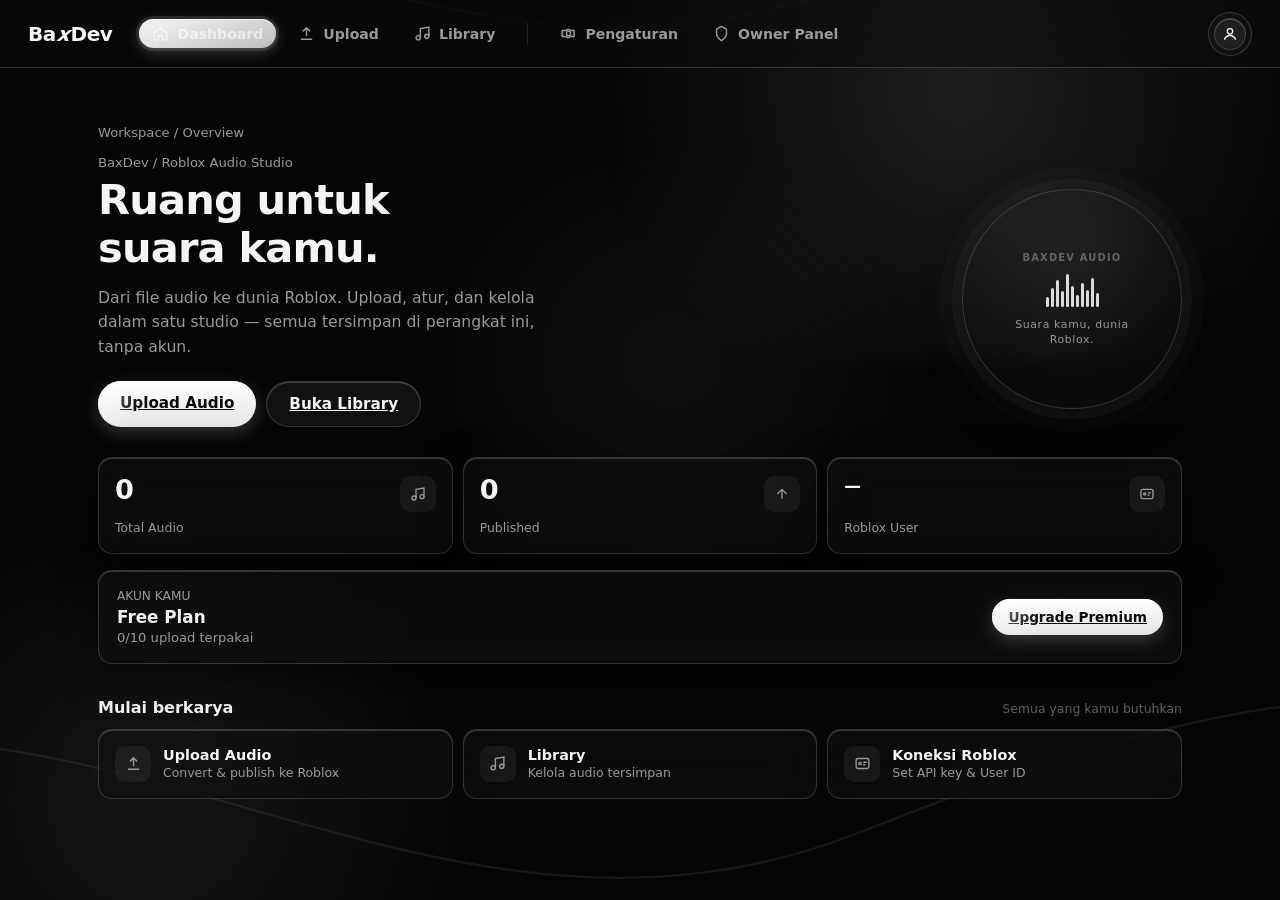
<file: index.html>
<!DOCTYPE html>
<html lang="id">
<head>
<meta charset="UTF-8">
<meta name="viewport" content="width=device-width, initial-scale=1, viewport-fit=cover">
<title>BaxDev — Roblox Audio Studio</title>
<link rel="icon" href="data:image/svg+xml,%3Csvg xmlns='http://www.w3.org/2000/svg' viewBox='0 0 100 100'%3E%3Crect width='100' height='100' rx='22' fill='%230a0a0a'/%3E%3Ctext x='50' y='68' font-family='Arial' font-weight='900' font-size='58' fill='%23ffffff' text-anchor='middle'%3EB%3C/text%3E%3C/svg%3E">
<link rel="stylesheet" href="assets/style.css">
</head>
<body class="page-dashboard">

<div class="wave-field" aria-hidden="true">
  <div class="glow"></div>
  <svg viewBox="0 0 800 900" preserveAspectRatio="xMidYMid slice">
    <g fill="none" stroke="rgba(140,220,205,0.09)" stroke-width="1">
      <path d="M-50,120 C150,40 300,220 500,140 S800,60 900,150"/>
      <path d="M-50,220 C150,140 300,320 500,240 S800,160 900,250"/>
      <path d="M-50,600 C150,520 300,700 500,620 S800,540 900,630"/>
      <path d="M-50,700 C150,620 300,800 500,720 S800,640 900,730"/>
    </g>
  </svg>
</div>

<div id="loader">
  <div class="brand-mark"><span>Ba</span><span class="x">x</span><span>Dev</span></div>
  <div class="bar"><i></i></div>
</div>

<aside class="sidebar" aria-label="Navigasi utama">
  <a class="sidebar-logo" href="index.html"><span>Ba</span><span class="x">x</span><span>Dev</span></a>
  <nav class="sidebar-nav">
    <a href="index.html" class="nav-item sidebar-link active">
      <svg viewBox="0 0 24 24" fill="none" stroke="currentColor" stroke-width="2"><path d="M3 11l9-7 9 7v9a1 1 0 01-1 1h-5v-6H9v6H4a1 1 0 01-1-1z"/></svg>
      Dashboard
    </a>
    <a href="upload.html" class="nav-item sidebar-link">
      <svg viewBox="0 0 24 24" fill="none" stroke="currentColor" stroke-width="2"><path d="M12 16V4M7 9l5-5 5 5M4 20h16"/></svg>
      Upload
    </a>
    <a href="library.html" class="nav-item sidebar-link">
      <svg viewBox="0 0 24 24" fill="none" stroke="currentColor" stroke-width="2"><path d="M9 18V5l12-2v13"/><circle cx="6" cy="18" r="3"/><circle cx="18" cy="16" r="3"/></svg>
      Library
    </a>
  </nav>
  <div class="sidebar-divider"></div>
  <nav class="sidebar-nav">
    <a href="settings.html" class="nav-item sidebar-link">
      <svg viewBox="0 0 24 24" fill="none" stroke="currentColor" stroke-width="2"><path d="M12 15a3 3 0 100-6 3 3 0 000 6z"/><path d="M19.4 13.5a1.7 1.7 0 000-3l1-1.7-1.7-1.7-1.7 1a1.7 1.7 0 00-3 0l-1-1.7H10l-1 1.7a1.7 1.7 0 00-3 0l-1.7-1L2.6 8.8l1 1.7a1.7 1.7 0 000 3l-1 1.7 1.7 1.7 1.7-1a1.7 1.7 0 003 0l1 1.7h3l1-1.7a1.7 1.7 0 003 0l1.7 1 1.7-1.7z"/></svg>
      Pengaturan
    </a>
    <a href="owner.html" class="nav-item sidebar-link">
      <svg viewBox="0 0 24 24" fill="none" stroke="currentColor" stroke-width="2"><path d="M12 2l7 4v6c0 5-3.5 8-7 10-3.5-2-7-5-7-10V6l7-4z"/></svg>
      Owner Panel
    </a>
  </nav>
  <div class="sidebar-spacer"></div>
  <a class="sidebar-account" href="settings.html">
    <span class="icon-btn" data-account-icon aria-hidden="true"></span>
    <span class="sidebar-account-label">Akun Roblox</span>
  </a>
</aside>

<div id="app">

  <header class="topbar">
    <a class="logo" href="index.html"><span>Ba</span><span class="x">x</span><span>Dev</span></a>
    <div class="topbar-actions">
      <a class="icon-btn" href="settings.html" data-account-icon title="Akun Roblox" aria-label="Akun Roblox">
        <svg viewBox="0 0 24 24" fill="none" stroke="currentColor" stroke-width="1.8"><circle cx="12" cy="8.4" r="3.6"/><path d="M4.6 19.6c1.15-3.55 4.05-5.6 7.4-5.6s6.25 2.05 7.4 5.6"/></svg>
      </a>
      <button class="icon-btn" id="btnMenu" title="Menu" aria-label="Menu">
        <svg viewBox="0 0 24 24" fill="none" stroke="currentColor" stroke-width="1.8"><path d="M4 7h16M4 12h16M4 17h16"/></svg>
      </button>
    </div>
  </header>

  <main>
    <p class="eyebrow-plain" style="margin-bottom:2px;">Workspace / Overview</p>

    <div class="hero-row">
      <div class="hero-copy">
        <p class="eyebrow-plain">BaxDev / Roblox Audio Studio</p>
        <h1 class="hero">Ruang untuk<br>suara kamu.</h1>
        <p class="hero-sub">Dari file audio ke dunia Roblox. Upload, atur, dan kelola dalam satu studio — semua tersimpan di perangkat ini, tanpa akun.</p>
        <div class="btn-row">
          <a class="btn btn-primary" href="upload.html">Upload Audio</a>
          <a class="btn btn-ghost" href="library.html">Buka Library</a>
        </div>
      </div>

      <div class="brand-badge" aria-hidden="true">
        <span class="bb-eyebrow">BAXDEV AUDIO</span>
        <span class="bb-wave">
          <i style="height:30%"></i><i style="height:55%"></i><i style="height:80%"></i><i style="height:45%"></i>
          <i style="height:95%"></i><i style="height:60%"></i><i style="height:35%"></i><i style="height:70%"></i>
          <i style="height:50%"></i><i style="height:85%"></i><i style="height:40%"></i>
        </span>
        <span class="bb-tag">Suara kamu, dunia Roblox.</span>
      </div>
    </div>

    <section class="welcome-card" id="welcomeCard" style="display:none;">
      <div class="welcome-avatar" id="welcomeAvatar"></div>
      <div class="welcome-text">
        <p class="welcome-eyebrow">Selamat datang kembali</p>
        <p class="welcome-name" id="welcomeName"></p>
        <p class="welcome-handle" id="welcomeHandle"></p>
      </div>
    </section>

    <div class="stats-grid">
      <div class="stat-card">
        <div class="stat-top">
          <div class="num" id="statTotal">0</div>
          <div class="ic"><svg viewBox="0 0 24 24" fill="none" stroke="currentColor" stroke-width="2"><path d="M9 18V5l12-2v13"/><circle cx="6" cy="18" r="3"/><circle cx="18" cy="16" r="3"/></svg></div>
        </div>
        <div class="lbl">Total Audio</div>
      </div>
      <div class="stat-card">
        <div class="stat-top">
          <div class="num" id="statPublished">0</div>
          <div class="ic"><svg viewBox="0 0 24 24" fill="none" stroke="currentColor" stroke-width="2"><path d="M12 19V5M5 12l7-7 7 7"/></svg></div>
        </div>
        <div class="lbl">Published</div>
      </div>
      <div class="stat-card">
        <div class="stat-top">
          <div class="num num-id" id="statRobloxUser" title="Klik untuk salin">—</div>
          <div class="ic"><svg viewBox="0 0 24 24" fill="none" stroke="currentColor" stroke-width="2"><rect x="3" y="5" width="18" height="14" rx="2.5"/><circle cx="8.5" cy="12" r="1.6"/><path d="M13 10.2h5M13 13.8h3"/></svg></div>
        </div>
        <div class="lbl">Roblox User</div>
      </div>
    </div>

    <div class="plan-card">
      <div>
        <div class="plan-lbl">AKUN KAMU</div>
        <div class="plan-name" id="planName">Free Plan</div>
        <div class="plan-quota" id="planQuota">0/10 upload terpakai</div>
      </div>
      <a class="btn btn-primary" href="settings.html" id="planCta">Upgrade Premium</a>
    </div>

    <div class="quickstart-head">
      <h2>Mulai berkarya</h2>
      <span>Semua yang kamu butuhkan</span>
    </div>
    <div class="quickstart-grid">
      <a class="quickstart-card" href="upload.html">
        <div class="ic"><svg viewBox="0 0 24 24" fill="none" stroke="currentColor" stroke-width="2"><path d="M12 16V4M7 9l5-5 5 5M4 20h16"/></svg></div>
        <div>
          <div class="qc-title">Upload Audio</div>
          <div class="qc-sub">Convert &amp; publish ke Roblox</div>
        </div>
      </a>
      <a class="quickstart-card" href="library.html">
        <div class="ic"><svg viewBox="0 0 24 24" fill="none" stroke="currentColor" stroke-width="2"><path d="M9 18V5l12-2v13"/><circle cx="6" cy="18" r="3"/><circle cx="18" cy="16" r="3"/></svg></div>
        <div>
          <div class="qc-title">Library</div>
          <div class="qc-sub">Kelola audio tersimpan</div>
        </div>
      </a>
      <a class="quickstart-card" href="settings.html">
        <div class="ic"><svg viewBox="0 0 24 24" fill="none" stroke="currentColor" stroke-width="2"><rect x="3" y="5" width="18" height="14" rx="2.5"/><circle cx="8.5" cy="12" r="1.6"/><path d="M13 10.2h5M13 13.8h3"/></svg></div>
        <div>
          <div class="qc-title">Koneksi Roblox</div>
          <div class="qc-sub">Set API key &amp; User ID</div>
        </div>
      </a>
    </div>
  </main>

  <!-- bottom tab bar diganti hamburger di topbar (pojok kanan atas) -->
</div>

<!-- MENU SHEET — jadi navigasi utama untuk mobile, dibuka via hamburger -->
<div class="modal-veil" id="veilMenu">
  <div class="modal menu-sheet">
    <div class="modal-head"><h3>Menu</h3><button class="icon-btn" data-close aria-label="Tutup">✕</button></div>
    <a class="menu-item active" href="index.html">
      <svg viewBox="0 0 24 24" fill="none" stroke="currentColor" stroke-width="2"><path d="M3 11l9-7 9 7v9a1 1 0 01-1 1h-5v-6H9v6H4a1 1 0 01-1-1z"/></svg>
      Dashboard
    </a>
    <a class="menu-item" href="upload.html">
      <svg viewBox="0 0 24 24" fill="none" stroke="currentColor" stroke-width="2"><path d="M12 16V4M7 9l5-5 5 5M4 20h16"/></svg>
      Upload
    </a>
    <a class="menu-item" href="library.html">
      <svg viewBox="0 0 24 24" fill="none" stroke="currentColor" stroke-width="2"><path d="M9 18V5l12-2v13"/><circle cx="6" cy="18" r="3"/><circle cx="18" cy="16" r="3"/></svg>
      Library
    </a>
    <a class="menu-item" href="settings.html">
      <svg viewBox="0 0 24 24" fill="none" stroke="currentColor" stroke-width="2"><path d="M12 15a3 3 0 100-6 3 3 0 000 6z"/><path d="M19.4 13.5a1.7 1.7 0 000-3l1-1.7-1.7-1.7-1.7 1a1.7 1.7 0 00-3 0l-1-1.7H10l-1 1.7a1.7 1.7 0 00-3 0l-1.7-1L2.6 8.8l1 1.7a1.7 1.7 0 000 3l-1 1.7 1.7 1.7 1.7-1a1.7 1.7 0 003 0l1 1.7h3l1-1.7a1.7 1.7 0 003 0l1.7 1 1.7-1.7z"/></svg>
      Pengaturan
    </a>
    <a class="menu-item" href="owner.html">
      <svg viewBox="0 0 24 24" fill="none" stroke="currentColor" stroke-width="2"><path d="M12 2l7 4v6c0 5-3.5 8-7 10-3.5-2-7-5-7-10V6l7-4z"/></svg>
      Owner Panel
    </a>
  </div>
</div>

<div class="toast" id="toast"></div>

<script src="assets/storage.js"></script>
<script>
(function(){
  "use strict";
  const loader = document.getElementById("loader");
  const brand = loader ? loader.querySelector(".brand-mark") : null;
  if(!loader || !brand){ return; }

  // Ada dua logo di markup (topbar buat HP, sidebar buat desktop) tapi cuma
  // satu yang benar-benar terlihat lewat CSS media query — pilih yang punya
  // ukuran nyata, jangan yang display:none (getBoundingClientRect-nya nol).
  function pickVisibleLogo(){
    return [
      document.querySelector(".sidebar-logo"),
      document.querySelector("header.topbar .logo")
    ].find(el => el && el.offsetWidth > 0) || null;
  }
  const targetLogo = pickVisibleLogo();

  const SEEN_KEY = "baxdev_loader_seen";
  let alreadySeen = false;
  try{ alreadySeen = sessionStorage.getItem(SEEN_KEY) === "1"; }catch(e){ /* private mode dll — anggap belum pernah lihat */ }

  if(alreadySeen){
    // Sudah pernah nonton animasinya di sesi browser ini (tab/window yang sama) —
    // langsung sembunyikan tanpa animasi, biar nggak nongol ulang tiap balik ke Dashboard.
    loader.classList.add("gone");
    return;
  }
  try{ sessionStorage.setItem(SEEN_KEY, "1"); }catch(e){ /* localStorage penuh/private mode — nggak fatal, animasi tetap jalan */ }

  function flyToCorner(){
    if(!targetLogo){ loader.classList.add("hidden"); return; }
    const from = brand.getBoundingClientRect();
    const to = targetLogo.getBoundingClientRect();
    const scale = to.width / from.width;
    const dx = (to.left + to.width / 2) - (from.left + from.width / 2);
    const dy = (to.top + to.height / 2) - (from.top + from.height / 2);

    loader.classList.add("collapsing"); // background + progress bar memudar
    brand.style.transform = `translate(${dx}px, ${dy}px) scale(${scale})`;

    brand.addEventListener("transitionend", () => {
      loader.classList.add("gone"); // sudah persis di posisi logo asli, sembunyikan instan
    }, { once: true });
  }

  brand.addEventListener("animationend", () => {
    brand.style.animation = "none";
    void brand.offsetWidth; // paksa reflow supaya transform berikutnya benar-benar transisi
    setTimeout(flyToCorner, 300);
  }, { once: true });

  // fallback kalau animationend tidak pernah tembak (mis. tab background)
  setTimeout(() => {
    if(!loader.classList.contains("gone")) loader.classList.add("hidden");
  }, 3000);
})();
</script>
</body>
</html>
</file>
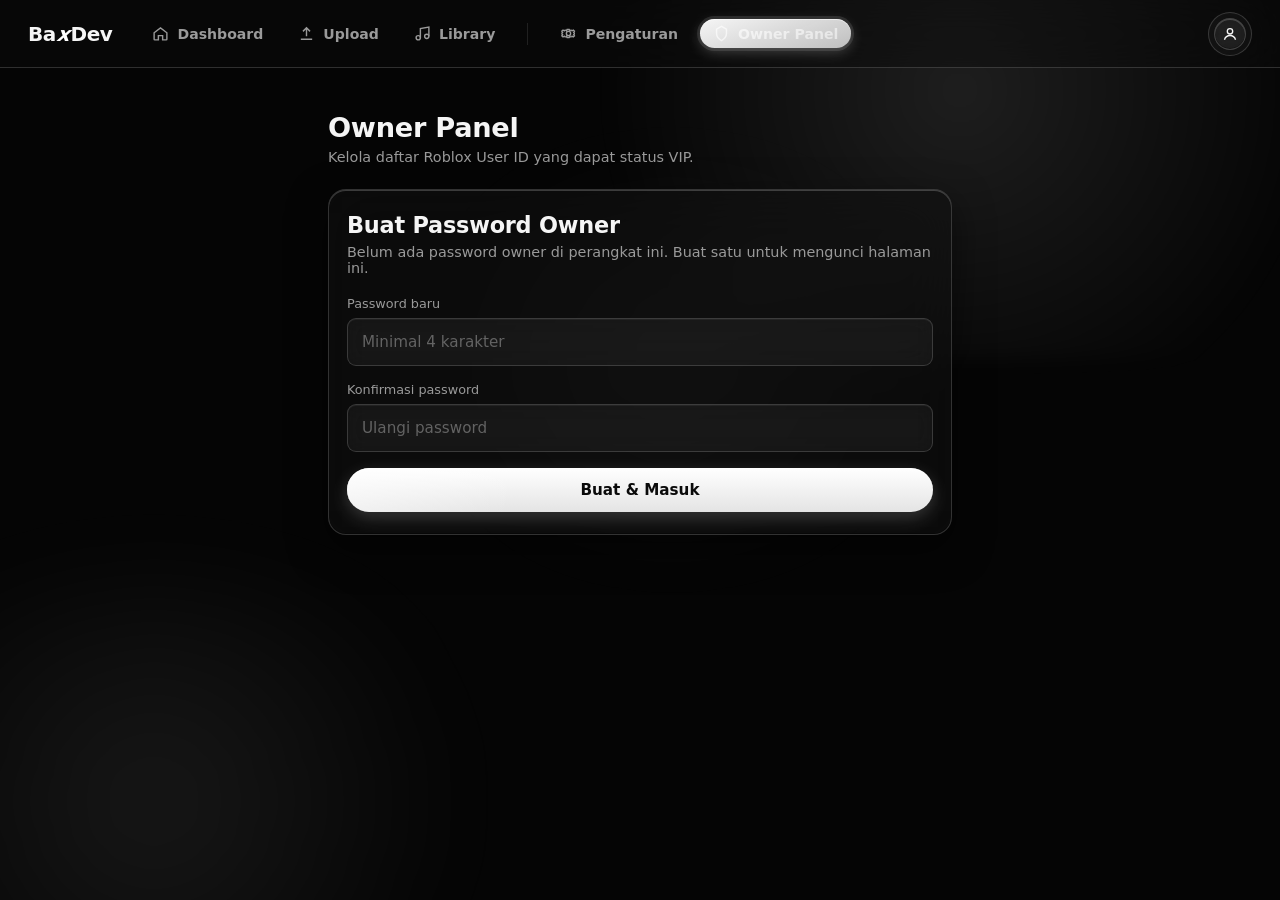
<file: owner.html>
<!DOCTYPE html>
<html lang="id">
<head>
<meta charset="UTF-8">
<meta name="viewport" content="width=device-width, initial-scale=1, viewport-fit=cover">
<title>Owner Panel — BaxDev</title>
<link rel="icon" href="data:image/svg+xml,%3Csvg xmlns='http://www.w3.org/2000/svg' viewBox='0 0 100 100'%3E%3Crect width='100' height='100' rx='22' fill='%230a0a0a'/%3E%3Ctext x='50' y='68' font-family='Arial' font-weight='900' font-size='58' fill='%23ffffff' text-anchor='middle'%3EB%3C/text%3E%3C/svg%3E">
<link rel="stylesheet" href="assets/style.css">
</head>
<body class="page-owner">

<div class="wave-field" aria-hidden="true">
  <div class="glow"></div>
</div>

<aside class="sidebar" aria-label="Navigasi utama">
  <a class="sidebar-logo" href="index.html"><span>Ba</span><span class="x">x</span><span>Dev</span></a>
  <nav class="sidebar-nav">
    <a href="index.html" class="nav-item sidebar-link">
      <svg viewBox="0 0 24 24" fill="none" stroke="currentColor" stroke-width="2"><path d="M3 11l9-7 9 7v9a1 1 0 01-1 1h-5v-6H9v6H4a1 1 0 01-1-1z"/></svg>
      Dashboard
    </a>
    <a href="upload.html" class="nav-item sidebar-link">
      <svg viewBox="0 0 24 24" fill="none" stroke="currentColor" stroke-width="2"><path d="M12 16V4M7 9l5-5 5 5M4 20h16"/></svg>
      Upload
    </a>
    <a href="library.html" class="nav-item sidebar-link">
      <svg viewBox="0 0 24 24" fill="none" stroke="currentColor" stroke-width="2"><path d="M9 18V5l12-2v13"/><circle cx="6" cy="18" r="3"/><circle cx="18" cy="16" r="3"/></svg>
      Library
    </a>
  </nav>
  <div class="sidebar-divider"></div>
  <nav class="sidebar-nav">
    <a href="settings.html" class="nav-item sidebar-link">
      <svg viewBox="0 0 24 24" fill="none" stroke="currentColor" stroke-width="2"><path d="M12 15a3 3 0 100-6 3 3 0 000 6z"/><path d="M19.4 13.5a1.7 1.7 0 000-3l1-1.7-1.7-1.7-1.7 1a1.7 1.7 0 00-3 0l-1-1.7H10l-1 1.7a1.7 1.7 0 00-3 0l-1.7-1L2.6 8.8l1 1.7a1.7 1.7 0 000 3l-1 1.7 1.7 1.7 1.7-1a1.7 1.7 0 003 0l1 1.7h3l1-1.7a1.7 1.7 0 003 0l1.7 1 1.7-1.7z"/></svg>
      Pengaturan
    </a>
    <a href="owner.html" class="nav-item sidebar-link active">
      <svg viewBox="0 0 24 24" fill="none" stroke="currentColor" stroke-width="2"><path d="M12 2l7 4v6c0 5-3.5 8-7 10-3.5-2-7-5-7-10V6l7-4z"/></svg>
      Owner Panel
    </a>
  </nav>
  <div class="sidebar-spacer"></div>
  <a class="sidebar-account" href="settings.html">
    <span class="icon-btn" data-account-icon aria-hidden="true"></span>
    <span class="sidebar-account-label">Akun Roblox</span>
  </a>
</aside>

<div id="app" class="fade-in">

  <header class="topbar">
    <a class="logo" href="index.html"><span>Ba</span><span class="x">x</span><span>Dev</span></a>
    <div class="topbar-actions">
      <a class="icon-btn" href="index.html" title="Tutup" aria-label="Tutup">
        <svg viewBox="0 0 24 24" fill="none" stroke="currentColor" stroke-width="1.8"><path d="M6 6l12 12M18 6L6 18"/></svg>
      </a>
    </div>
  </header>

  <main class="narrow">
    <h1 class="page-title">Owner Panel</h1>
    <p class="page-sub">Kelola daftar Roblox User ID yang dapat status VIP.</p>

    <!-- LOCKED: setup password (first time) -->
    <section class="card owner-locked" id="setupCard">
      <h2>Buat Password Owner</h2>
      <p class="card-sub">Belum ada password owner di perangkat ini. Buat satu untuk mengunci halaman ini.</p>
      <div class="field"><label>Password baru</label><input class="text-input" id="setupPass" type="password" placeholder="Minimal 4 karakter"></div>
      <div class="field"><label>Konfirmasi password</label><input class="text-input" id="setupPassConfirm" type="password" placeholder="Ulangi password"></div>
      <p class="track-msg err" id="setupError" style="display:none;"></p>
      <button class="btn btn-primary btn-block" id="btnSetup">Buat &amp; Masuk</button>
    </section>

    <!-- LOCKED: enter password -->
    <section class="card owner-locked" id="unlockCard">
      <h2>Masuk Owner Panel</h2>
      <div class="field"><label>Password owner</label><input class="text-input" id="unlockPass" type="password" placeholder="Password"></div>
      <p class="track-msg err" id="unlockError" style="display:none;"></p>
      <button class="btn btn-primary btn-block" id="btnUnlock">Masuk</button>
    </section>

    <!-- UNLOCKED -->
    <section class="card owner-unlocked" id="panelCard">
      <h2>Kelola VIP</h2>
      <p class="card-sub">User ID Roblox di daftar ini otomatis dapat status Premium (5 link YouTube per batch, upload tanpa batas — user biasa dibatasi 10 upload total per akun).</p>
      <div class="add-row">
        <input class="text-input" id="inVipId" placeholder="Roblox User ID" inputmode="numeric">
        <button class="btn btn-primary" id="btnAddVip">Add</button>
      </div>
      <hr class="divider">
      <div id="vipList"></div>
    </section>

    <section class="card owner-unlocked" id="dangerCard">
      <h2>Reset Password</h2>
      <p class="card-sub">Buat password owner baru untuk perangkat ini.</p>
      <div class="field"><label>Password baru</label><input class="text-input" id="resetPass" type="password" placeholder="Minimal 4 karakter"></div>
      <div class="field"><label>Konfirmasi password</label><input class="text-input" id="resetPassConfirm" type="password" placeholder="Ulangi password"></div>
      <p class="track-msg err" id="resetError" style="display:none;"></p>
      <button class="btn btn-danger btn-block" id="btnReset">Reset Password Owner</button>
    </section>
  </main>
</div>

<div class="toast" id="toast"></div>

<script src="assets/storage.js"></script>
<script>
(function(){
  "use strict";
  const { getOwnerHash, setOwnerHash, getVipList, saveVipList, sha256, escapeHtml, toast } = Baxdev;

  function showLockedView(mode){
    // mode: 'setup' | 'unlock'
    document.getElementById("setupCard").classList.toggle("show", mode === "setup");
    document.getElementById("unlockCard").classList.toggle("show", mode === "unlock");
    document.getElementById("panelCard").classList.remove("show");
    document.getElementById("dangerCard").classList.remove("show");
  }
  function showUnlockedView(){
    document.getElementById("setupCard").classList.remove("show");
    document.getElementById("unlockCard").classList.remove("show");
    document.getElementById("panelCard").classList.add("show");
    document.getElementById("dangerCard").classList.add("show");
    renderVipList();
  }

  // require the password every page load — no persisted "unlocked" flag
  showLockedView(getOwnerHash() ? "unlock" : "setup");

  document.getElementById("btnSetup").addEventListener("click", async ()=>{
    const pass = document.getElementById("setupPass").value;
    const confirm = document.getElementById("setupPassConfirm").value;
    const err = document.getElementById("setupError");
    err.style.display = "none";
    if(!pass || pass.length < 4){ err.textContent = "Password minimal 4 karakter."; err.style.display = "block"; return; }
    if(pass !== confirm){ err.textContent = "Konfirmasi password tidak cocok."; err.style.display = "block"; return; }
    setOwnerHash(await sha256(pass));
    toast("Password owner dibuat");
    showUnlockedView();
  });

  document.getElementById("btnUnlock").addEventListener("click", async ()=>{
    const pass = document.getElementById("unlockPass").value;
    const err = document.getElementById("unlockError");
    err.style.display = "none";
    const hash = await sha256(pass);
    if(hash !== getOwnerHash()){ err.textContent = "Password salah."; err.style.display = "block"; return; }
    showUnlockedView();
  });

  document.getElementById("btnReset").addEventListener("click", async ()=>{
    const pass = document.getElementById("resetPass").value;
    const confirm = document.getElementById("resetPassConfirm").value;
    const err = document.getElementById("resetError");
    err.style.display = "none";
    if(!pass || pass.length < 4){ err.textContent = "Password minimal 4 karakter."; err.style.display = "block"; return; }
    if(pass !== confirm){ err.textContent = "Konfirmasi password tidak cocok."; err.style.display = "block"; return; }
    setOwnerHash(await sha256(pass));
    document.getElementById("resetPass").value = "";
    document.getElementById("resetPassConfirm").value = "";
    toast("Password owner diperbarui");
  });

  function renderVipList(){
    const list = getVipList();
    const el = document.getElementById("vipList");
    if(!list.length){ el.innerHTML = '<p class="vip-empty">Belum ada VIP user ID.</p>'; return; }
    el.innerHTML = list.map((v,i)=>`
      <div class="vip-row">
        <div><div class="uid">${escapeHtml(v.id)}</div>${v.addedAt ? `<div class="uid-note">Ditambahkan ${v.addedAt}</div>` : ""}</div>
        <button class="btn btn-danger" data-i="${i}" style="padding:8px 14px;font-size:.78rem;">Hapus</button>
      </div>
    `).join("");
    el.querySelectorAll("button[data-i]").forEach(btn=>{
      btn.addEventListener("click", ()=>{
        const l = getVipList();
        l.splice(Number(btn.dataset.i), 1);
        saveVipList(l);
        renderVipList();
      });
    });
  }

  document.getElementById("btnAddVip").addEventListener("click", ()=>{
    const id = document.getElementById("inVipId").value.trim();
    if(!id){ toast("Isi Roblox User ID dulu", true); return; }
    const list = getVipList();
    if(list.some(v=>String(v.id)===id)){ toast("User ID sudah ada di daftar VIP", true); return; }
    list.push({ id, addedAt: new Date().toLocaleDateString("id-ID") });
    saveVipList(list);
    document.getElementById("inVipId").value = "";
    renderVipList();
    toast("VIP ditambahkan");
  });
})();
</script>
</body>
</html>
</file>
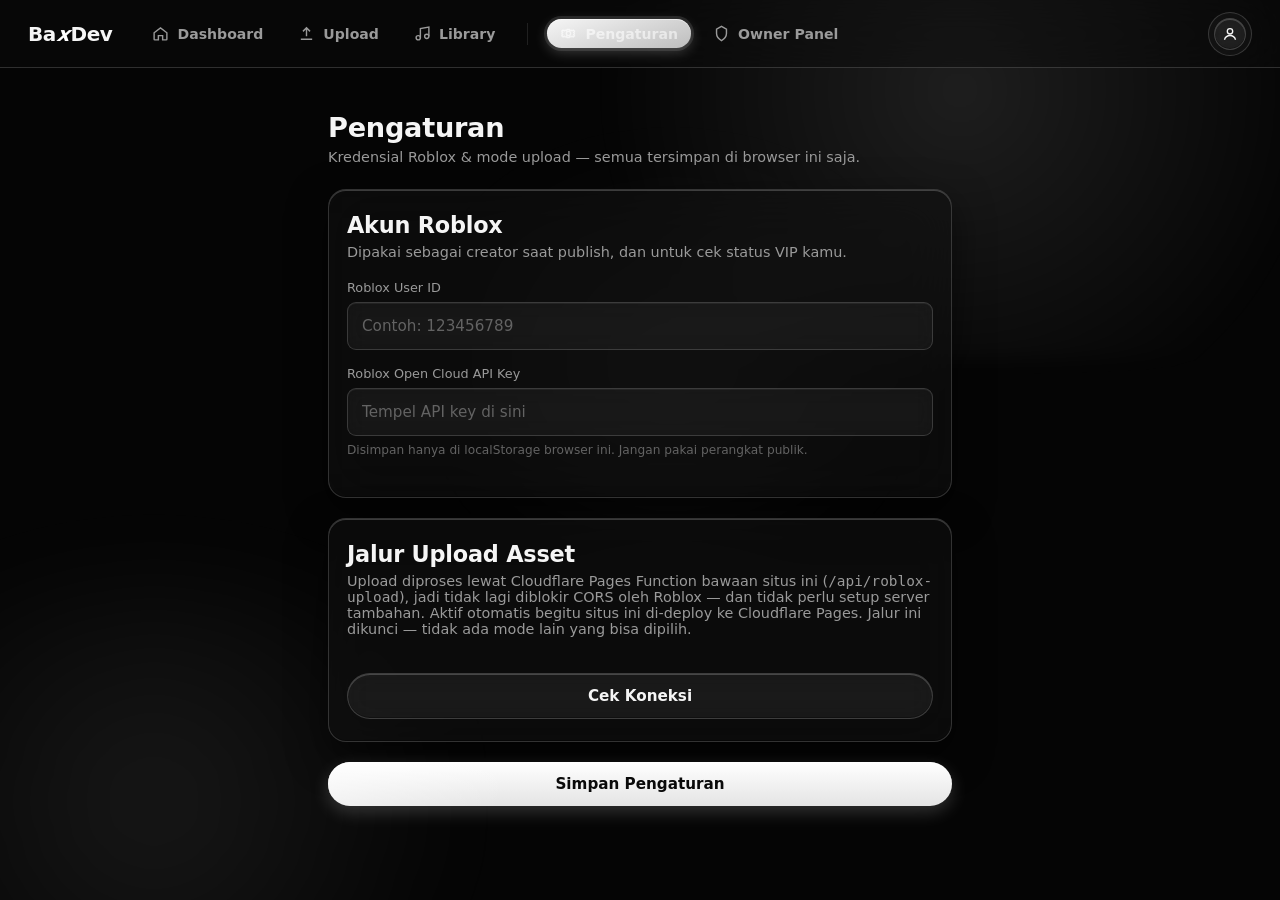
<file: settings.html>
<!DOCTYPE html>
<html lang="id">
<head>
<meta charset="UTF-8">
<meta name="viewport" content="width=device-width, initial-scale=1, viewport-fit=cover">
<title>Pengaturan — BaxDev</title>
<link rel="icon" href="data:image/svg+xml,%3Csvg xmlns='http://www.w3.org/2000/svg' viewBox='0 0 100 100'%3E%3Crect width='100' height='100' rx='22' fill='%230a0a0a'/%3E%3Ctext x='50' y='68' font-family='Arial' font-weight='900' font-size='58' fill='%23ffffff' text-anchor='middle'%3EB%3C/text%3E%3C/svg%3E">
<link rel="stylesheet" href="assets/style.css">
</head>
<body class="page-settings">

<div class="wave-field" aria-hidden="true">
  <div class="glow"></div>
</div>

<aside class="sidebar" aria-label="Navigasi utama">
  <a class="sidebar-logo" href="index.html"><span>Ba</span><span class="x">x</span><span>Dev</span></a>
  <nav class="sidebar-nav">
    <a href="index.html" class="nav-item sidebar-link">
      <svg viewBox="0 0 24 24" fill="none" stroke="currentColor" stroke-width="2"><path d="M3 11l9-7 9 7v9a1 1 0 01-1 1h-5v-6H9v6H4a1 1 0 01-1-1z"/></svg>
      Dashboard
    </a>
    <a href="upload.html" class="nav-item sidebar-link">
      <svg viewBox="0 0 24 24" fill="none" stroke="currentColor" stroke-width="2"><path d="M12 16V4M7 9l5-5 5 5M4 20h16"/></svg>
      Upload
    </a>
    <a href="library.html" class="nav-item sidebar-link">
      <svg viewBox="0 0 24 24" fill="none" stroke="currentColor" stroke-width="2"><path d="M9 18V5l12-2v13"/><circle cx="6" cy="18" r="3"/><circle cx="18" cy="16" r="3"/></svg>
      Library
    </a>
  </nav>
  <div class="sidebar-divider"></div>
  <nav class="sidebar-nav">
    <a href="settings.html" class="nav-item sidebar-link active">
      <svg viewBox="0 0 24 24" fill="none" stroke="currentColor" stroke-width="2"><path d="M12 15a3 3 0 100-6 3 3 0 000 6z"/><path d="M19.4 13.5a1.7 1.7 0 000-3l1-1.7-1.7-1.7-1.7 1a1.7 1.7 0 00-3 0l-1-1.7H10l-1 1.7a1.7 1.7 0 00-3 0l-1.7-1L2.6 8.8l1 1.7a1.7 1.7 0 000 3l-1 1.7 1.7 1.7 1.7-1a1.7 1.7 0 003 0l1 1.7h3l1-1.7a1.7 1.7 0 003 0l1.7 1 1.7-1.7z"/></svg>
      Pengaturan
    </a>
    <a href="owner.html" class="nav-item sidebar-link">
      <svg viewBox="0 0 24 24" fill="none" stroke="currentColor" stroke-width="2"><path d="M12 2l7 4v6c0 5-3.5 8-7 10-3.5-2-7-5-7-10V6l7-4z"/></svg>
      Owner Panel
    </a>
  </nav>
  <div class="sidebar-spacer"></div>
  <a class="sidebar-account" href="settings.html">
    <span class="icon-btn" data-account-icon aria-hidden="true"></span>
    <span class="sidebar-account-label">Akun Roblox</span>
  </a>
</aside>

<div id="app" class="fade-in">

  <header class="topbar">
    <a class="logo" href="index.html"><span>Ba</span><span class="x">x</span><span>Dev</span></a>
    <div class="topbar-actions">
      <a class="icon-btn" href="index.html" title="Tutup" aria-label="Tutup">
        <svg viewBox="0 0 24 24" fill="none" stroke="currentColor" stroke-width="1.8"><path d="M6 6l12 12M18 6L6 18"/></svg>
      </a>
    </div>
  </header>

  <main class="narrow">
    <h1 class="page-title">Pengaturan</h1>
    <p class="page-sub">Kredensial Roblox &amp; mode upload — semua tersimpan di browser ini saja.</p>

    <section class="card">
      <h2>Akun Roblox</h2>
      <p class="card-sub">Dipakai sebagai creator saat publish, dan untuk cek status VIP kamu.</p>
      <div class="field">
        <label>Roblox User ID</label>
        <input class="text-input" id="inUserId" placeholder="Contoh: 123456789" inputmode="numeric">
      </div>
      <div class="field">
        <label>Roblox Open Cloud API Key</label>
        <input class="text-input" id="inApiKey" type="password" placeholder="Tempel API key di sini">
        <p class="note">Disimpan hanya di localStorage browser ini. Jangan pakai perangkat publik.</p>
      </div>
    </section>

    <section class="card">
      <h2>Jalur Upload Asset</h2>
      <p class="card-sub">Upload diproses lewat Cloudflare Pages Function bawaan situs ini (<code>/api/roblox-upload</code>), jadi tidak lagi diblokir CORS oleh Roblox — dan tidak perlu setup server tambahan. Aktif otomatis begitu situs ini di-deploy ke Cloudflare Pages. Jalur ini dikunci — tidak ada mode lain yang bisa dipilih.</p>
      <button class="btn btn-ghost btn-block" id="btnTest" style="margin-top:16px;">Cek Koneksi</button>
      <div class="conn-banner" id="connBanner"></div>
    </section>

    <button class="btn btn-primary btn-block" id="btnSave">Simpan Pengaturan</button>
  </main>
</div>

<div class="toast" id="toast"></div>

<script src="assets/storage.js"></script>
<script src="assets/roblox.js"></script>
<script>
(function(){
  "use strict";
  const { getSettings, saveSettings, toast } = Baxdev;

  const s = getSettings();
  document.getElementById("inUserId").value = s.userId || "";
  document.getElementById("inApiKey").value = s.apiKey || "";

  function readForm(){
    return {
      userId: document.getElementById("inUserId").value.trim(),
      apiKey: document.getElementById("inApiKey").value.trim(),
      uploadMode: "builtin"
    };
  }

  document.getElementById("btnSave").addEventListener("click", ()=>{
    saveSettings(readForm());
    toast("Pengaturan disimpan");
  });

  document.getElementById("btnTest").addEventListener("click", async ()=>{
    const btn = document.getElementById("btnTest");
    const banner = document.getElementById("connBanner");
    btn.disabled = true;
    const original = btn.textContent;
    btn.textContent = "Mengecek...";
    banner.className = "conn-banner pending show";
    banner.textContent = "Menghubungi Roblox...";

    const result = await BaxdevRoblox.testConnection(readForm());

    banner.className = "conn-banner show " + (result.ok ? "ok" : "err");
    banner.textContent = result.message;
    btn.disabled = false;
    btn.textContent = original;
  });
})();
</script>
</body>
</html>
</file>
<file: assets/style.css>
:root{
  --bg:#050505;
  --bg-soft:#0a0a0a;
  --panel:#141414;
  --panel-2:#101010;
  --border:rgba(255,255,255,.10);
  --border-strong:rgba(255,255,255,.18);
  --text:#f5f5f5;
  --text-dim:#9a9a9a;
  --text-faint:#636363;
  --accent:#ffffff;
  --accent-strong:#e4e4e4;
  --accent-ink:#0a0a0a;
  --accent-2:#c9c9c9;
  --danger:#ff8a80;
  --ok:#7ee6b0;
  --warn:#ffcf7d;
  --radius:14px;
  --radius-sm:9px;
  --shell-max:560px;
  /* liquid glass surface: translucent panel + blur so the moving
     background shows through, plus a thin top rim-light and a soft
     cast shadow to read as a curved, lit piece of glass. */
  --glass-bg:rgba(18,18,18,.55);
  --glass-bg-soft:rgba(12,12,12,.44);
  --glass-border:rgba(255,255,255,.16);
  --glass-highlight:inset 0 1px 0 rgba(255,255,255,.2), inset 0 -1px 0 rgba(0,0,0,.3);
  --glass-shadow:0 14px 38px rgba(0,0,0,.55);
  --glass-blur:blur(26px) saturate(120%);
}
@media (prefers-reduced-motion: reduce){
  *,*::before,*::after{animation-duration:.001ms !important;animation-iteration-count:1 !important;transition-duration:.001ms !important;}
}
*{box-sizing:border-box;}
html,body{height:100%;}
body{
  margin:0;
  background:var(--bg);
  color:var(--text);
  font-family:'Segoe UI',Inter,system-ui,-apple-system,sans-serif;
  -webkit-font-smoothing:antialiased;
  padding-top:env(safe-area-inset-top,0px);
}
html{scroll-padding-top:env(safe-area-inset-top,0px);}
::selection{background:var(--accent);color:var(--accent-ink);}
button{font-family:inherit;}
input,textarea,select{font-family:inherit;}
a{color:inherit;}

.wave-field{position:fixed;inset:0;overflow:hidden;z-index:0;pointer-events:none;background:var(--bg);}
.wave-field svg{position:absolute;inset:-10% -20%;width:140%;height:120%;animation:waveDrift 26s ease-in-out infinite;}
.wave-field .glow{
  position:absolute;top:-20%;right:-10%;width:70%;height:60%;
  background:radial-gradient(circle,rgba(255,255,255,.10),transparent 70%);
  filter:blur(10px);
  animation:blobFloatA 22s ease-in-out infinite;
}
/* two extra liquid blobs, added purely via pseudo-elements so every page
   that already has .wave-field gets them for free, no markup changes. */
.wave-field::before,.wave-field::after{
  content:"";position:absolute;border-radius:50%;filter:blur(46px);
}
.wave-field::before{
  width:60%;height:50%;left:-18%;bottom:-14%;
  background:radial-gradient(circle,rgba(255,255,255,.08),transparent 70%);
  animation:blobFloatB 30s ease-in-out infinite;
}
.wave-field::after{
  width:45%;height:40%;left:30%;top:20%;
  background:radial-gradient(circle,rgba(255,255,255,.06),transparent 70%);
  animation:blobFloatC 34s ease-in-out infinite;
}
@keyframes waveDrift{
  0%{transform:translate3d(0,0,0) rotate(0deg);}
  50%{transform:translate3d(-3%,1.5%,0) rotate(.6deg);}
  100%{transform:translate3d(0,0,0) rotate(0deg);}
}
@keyframes blobFloatA{
  0%,100%{transform:translate3d(0,0,0) scale(1);}
  50%{transform:translate3d(-6%,8%,0) scale(1.12);}
}
@keyframes blobFloatB{
  0%,100%{transform:translate3d(0,0,0) scale(1);}
  50%{transform:translate3d(8%,-6%,0) scale(1.15);}
}
@keyframes blobFloatC{
  0%,100%{transform:translate3d(0,0,0) scale(1);}
  50%{transform:translate3d(-5%,-5%,0) scale(.9);}
}

/* ---------- LOADER (index only) ---------- */
/* Tiga fase: (1) brand-mark muncul di tengah lewat brandIn, (2) begitu
   selesai, JS ukur posisi logo asli di topbar lalu set transform inline
   di brand-mark supaya "terbang" smooth ke pojok kiri atas — background
   & progress bar memudar bareng (.collapsing) sementara brand-mark tetap
   terlihat penuh di atasnya, (3) begitu penerbangan selesai persis di
   posisi logo asli, #loader disembunyikan instan (.gone) — tidak ada
   crossfade karena keduanya sudah identik pixel-for-pixel. */
#loader{
  position:fixed;inset:0;z-index:100;
  display:flex;align-items:center;justify-content:center;flex-direction:column;
  background:var(--bg);
  transition:opacity .5s ease, visibility .5s ease, background .45s ease;
}
#loader.collapsing{background:transparent;}
#loader.collapsing .bar{opacity:0;transition:opacity .3s ease;}
#loader.hidden{opacity:0;visibility:hidden;pointer-events:none;}
#loader.gone{display:none;}
.brand-mark{font-size:2.6rem;font-weight:800;letter-spacing:-.02em;display:flex;align-items:baseline;gap:1px;color:var(--text);}
.brand-mark .x{color:var(--accent);font-style:italic;transform:skewX(-8deg);display:inline-block;}
#loader .brand-mark{
  position:relative;z-index:2;
  opacity:0;transform:translateY(6px) scale(.98);
  animation:brandIn .8s cubic-bezier(.2,.7,.2,1) forwards .15s;
  transition:transform .6s cubic-bezier(.22,1,.36,1);
  transform-origin:center center;
  will-change:transform;
}
#loader .bar{width:120px;height:2px;background:rgba(255,255,255,.08);margin-top:26px;border-radius:2px;overflow:hidden;}
#loader .bar i{display:block;height:100%;width:30%;background:var(--accent);animation:loadBar 1.1s ease-in-out infinite;}
@keyframes brandIn{to{opacity:1;transform:none;}}
@keyframes loadBar{0%{transform:translateX(-100%);}50%{transform:translateX(120%);}100%{transform:translateX(320%);}}

/* ---------- SHELL ---------- */
#app{position:relative;z-index:1;max-width:var(--shell-max);margin:0 auto;min-height:100vh;}
#app.fade-in{opacity:0;animation:appIn .35s ease forwards;}
@keyframes appIn{to{opacity:1;}}

header.topbar{
  position:sticky;top:0;top:env(safe-area-inset-top,0px);z-index:20;
  display:flex;align-items:center;justify-content:space-between;
  padding:18px 20px;background:var(--glass-bg-soft);
  -webkit-backdrop-filter:var(--glass-blur);backdrop-filter:var(--glass-blur);
  border-bottom:1px solid var(--glass-border);
  box-shadow:inset 0 -1px 0 rgba(255,255,255,.05);
  text-decoration:none;
}
.logo{font-size:1.3rem;font-weight:800;letter-spacing:-.02em;display:flex;gap:1px;text-decoration:none;color:var(--text);}
.logo .x{color:var(--accent);font-style:italic;transform:skewX(-8deg);}
.topbar-actions{display:flex;gap:8px;align-items:center;}
.icon-btn{
  width:38px;height:38px;border-radius:50%;border:1px solid var(--glass-border);
  background:rgba(255,255,255,.05);-webkit-backdrop-filter:blur(10px);backdrop-filter:blur(10px);
  color:var(--text);display:flex;align-items:center;justify-content:center;
  cursor:pointer;transition:background .15s,border-color .15s;text-decoration:none;
  box-shadow:var(--glass-highlight);
}
.icon-btn:hover{background:rgba(255,255,255,.1);}
.icon-btn:focus-visible{outline:2px solid var(--accent);outline-offset:2px;}
.icon-btn svg{width:18px;height:18px;}
.icon-btn.has-avatar{padding:0;overflow:hidden;background:rgba(255,255,255,.05);}
.account-avatar-img{width:100%;height:100%;object-fit:cover;display:block;border-radius:50%;}

main{padding:28px 20px 48px;}

.eyebrow-plain{color:var(--text-dim);font-size:.82rem;margin-bottom:6px;}
.hero-row{display:block;}
.brand-badge{display:none;}
h1.hero{font-size:2.1rem;line-height:1.15;font-weight:800;letter-spacing:-.02em;margin:0 0 14px;}
h1.page-title{font-size:1.7rem;font-weight:800;letter-spacing:-.01em;margin:0 0 6px;}
.page-sub{color:var(--text-dim);font-size:.9rem;margin:0 0 24px;}
.hero-sub{color:var(--text-dim);font-size:.98rem;line-height:1.55;margin:0 0 22px;max-width:46ch;}

.btn{border:none;border-radius:999px;padding:13px 22px;font-size:.95rem;font-weight:700;cursor:pointer;transition:transform .12s ease, filter .12s ease;position:relative;overflow:hidden;}
.btn:active{transform:scale(.97);}
.btn-primary{background:linear-gradient(180deg,#ffffff,var(--accent-strong));color:var(--accent-ink);box-shadow:0 6px 18px rgba(255,255,255,.18), inset 0 1px 0 rgba(255,255,255,.6);}
.btn-primary::after{content:"";position:absolute;inset:0;background:linear-gradient(115deg,rgba(255,255,255,.55) 0%,rgba(255,255,255,0) 30%);pointer-events:none;}
.btn-primary:hover{filter:brightness(1.04);}
.btn-primary:disabled{filter:grayscale(.5);opacity:.55;cursor:not-allowed;transform:none;}
.btn-ghost{background:rgba(255,255,255,.05);border:1px solid var(--glass-border);color:var(--text);-webkit-backdrop-filter:blur(12px);backdrop-filter:blur(12px);box-shadow:var(--glass-highlight);}
.btn-ghost:hover{background:rgba(255,255,255,.09);}
.btn-danger{background:rgba(255,138,128,.08);border:1px solid rgba(255,138,128,.4);color:var(--danger);-webkit-backdrop-filter:blur(12px);backdrop-filter:blur(12px);}
.btn-danger:hover{background:rgba(255,138,128,.14);}
.btn-block{width:100%;}
.btn-row{display:flex;gap:10px;flex-wrap:wrap;margin-bottom:30px;}

.stats-grid{display:grid;grid-template-columns:repeat(3,1fr);gap:10px;margin-bottom:16px;}
.stat-card{background:var(--glass-bg);-webkit-backdrop-filter:var(--glass-blur);backdrop-filter:var(--glass-blur);border:1px solid var(--glass-border);border-radius:var(--radius);padding:18px 16px;box-shadow:var(--glass-highlight),var(--glass-shadow);}
.stat-card .stat-top{display:flex;align-items:flex-start;justify-content:space-between;gap:10px;}
.stat-card .ic{width:36px;height:36px;border-radius:10px;background:rgba(255,255,255,.05);display:flex;align-items:center;justify-content:center;flex-shrink:0;}
.stat-card .ic svg{width:16px;height:16px;color:var(--text-dim);}
.stat-card .num{font-size:1.7rem;font-weight:800;line-height:1;}
.stat-card .lbl{color:var(--text-dim);font-size:.78rem;margin-top:8px;}
/* stat "Roblox User" bisa berupa ID panjang — font lebih kecil + boleh
   patah baris, jangan sampai memaksa kartu jadi lebar. Bisa diklik buat
   salin kalau ID-nya sudah diisi (.copyable). */
.stat-card .num.num-id{font-size:1.05rem;line-height:1.3;word-break:break-all;}
.stat-card .num.num-id.copyable{cursor:pointer;}
.stat-card .num.num-id.copyable:hover{color:var(--accent);}

.welcome-card{display:flex;align-items:center;gap:14px;background:var(--glass-bg);-webkit-backdrop-filter:var(--glass-blur);backdrop-filter:var(--glass-blur);border:1px solid var(--glass-border);border-radius:var(--radius);padding:16px 18px;margin-bottom:22px;box-shadow:var(--glass-highlight),var(--glass-shadow);}
.welcome-avatar{width:52px;height:52px;flex:none;border-radius:50%;overflow:hidden;background:rgba(255,255,255,.05);border:1px solid var(--glass-border);display:flex;align-items:center;justify-content:center;color:var(--text-dim);}
.welcome-avatar svg{width:24px;height:24px;}
.welcome-avatar img{width:100%;height:100%;object-fit:cover;display:block;}
.welcome-text{min-width:0;}
.welcome-eyebrow{color:var(--text-dim);font-size:.72rem;text-transform:uppercase;letter-spacing:.06em;margin:0 0 3px;}
.welcome-name{font-size:1.15rem;font-weight:800;letter-spacing:-.01em;margin:0;overflow:hidden;text-overflow:ellipsis;white-space:nowrap;}
.welcome-handle{color:var(--text-dim);font-size:.82rem;margin:2px 0 0;overflow:hidden;text-overflow:ellipsis;white-space:nowrap;}

.plan-card{display:flex;align-items:center;justify-content:space-between;gap:12px;background:var(--glass-bg);-webkit-backdrop-filter:var(--glass-blur);backdrop-filter:var(--glass-blur);border:1px solid var(--glass-border);border-radius:var(--radius);padding:18px;margin-bottom:34px;box-shadow:var(--glass-highlight),var(--glass-shadow);}
.plan-card .plan-lbl{color:var(--text-dim);font-size:.76rem;margin-bottom:4px;}
.plan-card .plan-name{font-weight:800;font-size:1.05rem;}
.plan-card .plan-name.vip{color:var(--accent);}
.plan-card .plan-quota{color:var(--text-dim);font-size:.82rem;margin-top:3px;}
.plan-card .btn{padding:10px 16px;font-size:.85rem;white-space:nowrap;}

/* ---------- Quickstart section ("Mulai berkarya") ---------- */
.quickstart-head{display:flex;align-items:baseline;justify-content:space-between;gap:12px;margin-bottom:12px;}
.quickstart-head h2{font-size:1rem;font-weight:800;margin:0;}
.quickstart-head span{color:var(--text-faint);font-size:.78rem;}
.quickstart-grid{display:grid;grid-template-columns:repeat(auto-fit,minmax(200px,1fr));gap:10px;margin-bottom:20px;}
.quickstart-card{display:flex;align-items:center;gap:12px;background:var(--glass-bg);-webkit-backdrop-filter:var(--glass-blur);backdrop-filter:var(--glass-blur);border:1px solid var(--glass-border);border-radius:var(--radius);padding:16px;text-decoration:none;color:var(--text);transition:background .15s ease,border-color .15s ease;box-shadow:var(--glass-highlight);}
.quickstart-card:hover{background:rgba(255,255,255,.05);border-color:var(--glass-border-strong,rgba(255,255,255,.22));}
.quickstart-card .ic{width:36px;height:36px;border-radius:10px;background:rgba(255,255,255,.05);display:flex;align-items:center;justify-content:center;flex-shrink:0;}
.quickstart-card .ic svg{width:17px;height:17px;color:var(--text-dim);}
.quickstart-card .qc-title{font-weight:700;font-size:.9rem;}
.quickstart-card .qc-sub{color:var(--text-dim);font-size:.78rem;margin-top:2px;}

section.card{background:var(--glass-bg);-webkit-backdrop-filter:var(--glass-blur);backdrop-filter:var(--glass-blur);border:1px solid var(--glass-border);border-radius:18px;padding:22px 18px;margin-bottom:20px;box-shadow:var(--glass-highlight),var(--glass-shadow);}
section.card h2{font-size:1.4rem;font-weight:800;letter-spacing:-.01em;margin:0 0 6px;}
section.card .card-sub{color:var(--text-dim);font-size:.9rem;margin:0 0 20px;}

.tabs{display:flex;gap:8px;background:rgba(255,255,255,.05);-webkit-backdrop-filter:blur(14px);backdrop-filter:blur(14px);padding:5px;border-radius:999px;margin-bottom:18px;border:1px solid var(--glass-border);box-shadow:var(--glass-highlight);}
.tab{flex:1;text-align:center;padding:12px 10px;border-radius:999px;border:none;background:transparent;color:var(--text-dim);font-weight:700;font-size:.92rem;cursor:pointer;transition:.15s;}
.tab.active{background:linear-gradient(180deg,#ffffff,var(--accent));color:var(--accent-ink);box-shadow:0 4px 14px rgba(255,255,255,.22), inset 0 1px 0 rgba(255,255,255,.6);}
.panel{display:none;}
.panel.active{display:block;}

.dropzone{border:1.5px dashed var(--glass-border);border-radius:var(--radius);padding:38px 16px;text-align:center;cursor:pointer;transition:border-color .15s,background .15s;background:rgba(255,255,255,.02);}
.dropzone:hover,.dropzone.drag{border-color:var(--accent-strong);background:rgba(255,255,255,.04);}
.dropzone .up-ic{width:52px;height:52px;border-radius:12px;background:var(--glass-bg);-webkit-backdrop-filter:blur(12px);backdrop-filter:blur(12px);border:1px solid var(--glass-border);display:flex;align-items:center;justify-content:center;margin:0 auto 16px;box-shadow:var(--glass-highlight);}
.dropzone .up-ic svg{width:22px;height:22px;color:var(--accent);}
.dropzone p.title{font-weight:700;margin:0 0 6px;}
.dropzone p.sub{color:var(--text-dim);font-size:.85rem;margin:0 0 16px;}
.fmt-row{display:flex;gap:8px;justify-content:center;flex-wrap:wrap;}
.fmt-pill{border:1px solid var(--border-strong);border-radius:999px;padding:5px 12px;font-size:.75rem;color:var(--text-dim);}
input[type=file]{display:none;}

label.field-label{display:block;font-size:.76rem;letter-spacing:.02em;color:var(--text-dim);margin-bottom:10px;}
textarea,.text-input{width:100%;background:rgba(255,255,255,.04);-webkit-backdrop-filter:blur(10px);backdrop-filter:blur(10px);border:1px solid var(--glass-border);border-radius:var(--radius-sm);color:var(--text);padding:14px;font-size:.95rem;resize:vertical;box-shadow:inset 0 1px 0 rgba(255,255,255,.06);}
textarea:focus,.text-input:focus{outline:none;border-color:var(--accent-strong);}
textarea::placeholder,.text-input::placeholder{color:var(--text-faint);}
textarea{min-height:96px;}

.hint{color:var(--text-dim);font-size:.82rem;line-height:1.5;margin-top:14px;}

.settings-block{margin-top:20px;padding-top:20px;border-top:1px solid var(--border);}
.settings-block h3{font-size:.95rem;font-weight:800;margin:0 0 14px;}
.speed-grid{display:grid;grid-template-columns:repeat(4,1fr);gap:8px;margin-bottom:6px;}
.speed-chip{border:1px solid var(--glass-border);background:rgba(255,255,255,.04);-webkit-backdrop-filter:blur(10px);backdrop-filter:blur(10px);color:var(--text-dim);border-radius:999px;padding:11px 0;font-weight:700;font-size:.85rem;cursor:pointer;box-shadow:var(--glass-highlight);}
.speed-chip.active{background:var(--accent);border-color:var(--accent);color:var(--accent-ink);box-shadow:0 4px 14px rgba(255,255,255,.2), inset 0 1px 0 rgba(255,255,255,.6);}

.quota-lock{margin-top:14px;padding:12px 14px;border-radius:var(--radius-sm);background:rgba(255,207,125,.09);-webkit-backdrop-filter:blur(10px);backdrop-filter:blur(10px);border:1px solid rgba(255,207,125,.25);color:var(--warn);font-size:.82rem;}

/* mode toggle (direct vs proxy) */
.mode-toggle{display:flex;gap:8px;margin-bottom:14px;}
.mode-btn{flex:1;padding:12px 8px;border-radius:var(--radius-sm);border:1px solid var(--glass-border);background:rgba(255,255,255,.04);-webkit-backdrop-filter:blur(10px);backdrop-filter:blur(10px);color:var(--text-dim);font-weight:700;font-size:.82rem;cursor:pointer;}
.mode-btn.active{background:var(--accent);color:var(--accent-ink);border-color:var(--accent);}

.conn-banner{border-radius:var(--radius-sm);padding:13px 14px;font-size:.84rem;margin-top:14px;display:none;line-height:1.5;-webkit-backdrop-filter:blur(10px);backdrop-filter:blur(10px);}
.conn-banner.show{display:block;}
.conn-banner.ok{background:rgba(126,230,176,.1);border:1px solid rgba(126,230,176,.3);color:var(--ok);}
.conn-banner.err{background:rgba(255,138,128,.1);border:1px solid rgba(255,138,128,.3);color:var(--danger);}
.conn-banner.pending{background:rgba(255,255,255,.06);border:1px solid var(--border-strong);color:var(--text-dim);}

/* ---------- custom preview player ---------- */
.player{display:flex;align-items:center;gap:12px;background:var(--glass-bg);-webkit-backdrop-filter:var(--glass-blur);backdrop-filter:var(--glass-blur);border:1px solid var(--glass-border);border-radius:999px;padding:8px 16px 8px 8px;margin-bottom:10px;box-shadow:var(--glass-highlight);}
.player-play{flex-shrink:0;width:34px;height:34px;border-radius:50%;border:none;background:var(--accent);color:var(--accent-ink);display:flex;align-items:center;justify-content:center;cursor:pointer;transition:filter .12s ease;padding:0;box-shadow:0 3px 10px rgba(255,255,255,.2), inset 0 1px 0 rgba(255,255,255,.6);}
.player-play:hover{filter:brightness(1.06);}
.player-play svg{width:14px;height:14px;}
.player-play .ic-pause{display:none;}
.player-play.playing .ic-play{display:none;}
.player-play.playing .ic-pause{display:block;}
.player-body{flex:1;min-width:0;}
.player-seek{-webkit-appearance:none;appearance:none;width:100%;height:3px;background:rgba(255,255,255,.14);border-radius:999px;outline:none;margin:0;cursor:pointer;}
.player-seek::-webkit-slider-thumb{-webkit-appearance:none;width:11px;height:11px;border-radius:50%;background:var(--accent);border:none;margin-top:-4px;}
.player-seek::-moz-range-thumb{width:11px;height:11px;border-radius:50%;background:var(--accent);border:none;}
.player-seek::-moz-range-track{height:3px;background:rgba(255,255,255,.14);border-radius:999px;}
.player-seek:focus-visible{outline:2px solid var(--accent);outline-offset:3px;}
.player-time{display:flex;justify-content:space-between;font-size:.7rem;color:var(--text-faint);margin-top:6px;}

/* ---------- upload progress ---------- */
.progress-row{display:flex;align-items:center;gap:10px;margin-bottom:10px;}
.progress-bar{flex:1;height:4px;border-radius:999px;background:rgba(255,255,255,.08);overflow:hidden;}
.progress-bar i{display:block;height:100%;width:0%;background:var(--accent);transition:width .2s ease;}
.progress-pct{font-size:.72rem;color:var(--text-dim);font-weight:700;min-width:32px;text-align:right;}

/* library / tracks */
@keyframes trackIn{
  from{opacity:0;transform:translateY(16px) scale(.96);}
  to{opacity:1;transform:none;}
}
.track{
  border:1px solid var(--glass-border);border-radius:var(--radius);padding:14px;margin-bottom:12px;
  background:var(--glass-bg-soft);-webkit-backdrop-filter:var(--glass-blur);backdrop-filter:var(--glass-blur);
  box-shadow:var(--glass-highlight);
  animation:trackIn .5s cubic-bezier(.22,1,.36,1) backwards;
  transition:transform .25s cubic-bezier(.22,1,.36,1), box-shadow .25s ease, border-color .2s ease;
}
.track:hover{
  transform:translateY(-4px);
  border-color:var(--glass-border-strong,rgba(255,255,255,.24));
  box-shadow:var(--glass-highlight),0 14px 30px rgba(0,0,0,.4);
}
@keyframes statusPulse{
  0%,100%{opacity:1;}
  50%{opacity:.55;}
}
.status-processing,.status-publishing{animation:statusPulse 1.4s ease-in-out infinite;}
@keyframes emptyIn{from{opacity:0;transform:translateY(8px);}to{opacity:1;transform:none;}}
.empty-state{animation:emptyIn .4s ease backwards;}
@media (prefers-reduced-motion: reduce){
  .track{animation:none;}
  .track:hover{transform:none;}
  .status-processing,.status-publishing{animation:none;}
}
.track-top{display:flex;justify-content:space-between;gap:10px;align-items:flex-start;margin-bottom:10px;flex-wrap:wrap;}
.track-tags{display:flex;gap:6px;flex-wrap:wrap;}
.track-src,.track-speed{font-size:.68rem;letter-spacing:.03em;color:var(--text-faint);border:1px solid var(--border);border-radius:6px;padding:3px 7px;white-space:nowrap;}
.status-pill{font-size:.68rem;font-weight:700;padding:3px 9px;border-radius:999px;white-space:nowrap;}
.status-draft{background:rgba(255,255,255,.08);color:var(--text-dim);}
.status-processing,.status-publishing{background:rgba(255,207,125,.15);color:var(--warn);}
.status-published{background:rgba(126,230,176,.15);color:var(--ok);}
.status-failed{background:rgba(255,138,128,.15);color:var(--danger);}
.track input.text-input{margin-bottom:8px;font-size:.9rem;padding:10px 12px;}
.track .track-name-static{margin:0 0 10px;font-weight:700;font-size:.92rem;}
.track-actions{display:flex;gap:8px;align-items:center;}
.track-actions .btn{padding:9px 14px;font-size:.82rem;flex:1;}
.track-msg{font-size:.78rem;color:var(--text-dim);margin-top:8px;line-height:1.4;}
.track-msg.err{color:var(--danger);}
.empty-state{color:var(--text-dim);font-size:.88rem;padding:20px 4px;text-align:center;}

/* ---------- Asset ID: baris ramping (bukan kotak lebar + ikon raksasa
   tak terkontrol seperti sebelum ada CSS ini) + tombol salin kecil di
   sampingnya. Dipakai di Library maupun panel sukses di halaman Upload. ---------- */
.asset-id-row{display:flex;align-items:center;gap:6px;margin-bottom:10px;}
.asset-id-link{
  flex:1;min-width:0;display:flex;align-items:center;gap:7px;
  padding:8px 12px;border-radius:999px;text-decoration:none;color:var(--text);
  background:rgba(255,255,255,.04);border:1px solid var(--glass-border);
  font-size:.78rem;-webkit-backdrop-filter:blur(10px);backdrop-filter:blur(10px);
  transition:background .15s ease;
}
.asset-id-link:hover{background:rgba(255,255,255,.08);}
.asset-id-lbl{color:var(--text-dim);font-weight:700;flex-shrink:0;font-size:.72rem;letter-spacing:.02em;}
.asset-id-val{
  font-family:ui-monospace,SFMono-Regular,Menlo,Consolas,monospace;
  overflow:hidden;text-overflow:ellipsis;white-space:nowrap;flex:1;min-width:0;
}
.asset-id-link svg{width:13px;height:13px;flex-shrink:0;color:var(--text-dim);}
.btn-copy-id{
  flex-shrink:0;width:32px;height:32px;border-radius:50%;cursor:pointer;padding:0;
  border:1px solid var(--glass-border);background:rgba(255,255,255,.04);color:var(--text-dim);
  display:flex;align-items:center;justify-content:center;transition:background .15s ease,color .15s ease;
  -webkit-backdrop-filter:blur(10px);backdrop-filter:blur(10px);
}
.btn-copy-id:hover{background:rgba(255,255,255,.1);color:var(--accent);}
.btn-copy-id svg{width:14px;height:14px;}
.asset-id-pending{
  display:flex;align-items:center;justify-content:space-between;gap:10px;flex-wrap:wrap;
  margin-bottom:10px;padding:9px 12px;border-radius:999px;font-size:.76rem;
  background:rgba(255,207,125,.09);border:1px solid rgba(255,207,125,.25);color:var(--warn);
}
.asset-id-pending .btn{padding:6px 12px;font-size:.72rem;flex-shrink:0;}

/* ---------- panel sukses di halaman Upload: muncul di bagian bawah kartu
   staging begitu publish berhasil, isinya Asset ID + tombol salin. ---------- */
.publish-success{margin-top:4px;}
.publish-success-actions{display:flex;gap:8px;margin-top:10px;}
.publish-success-actions .btn{flex:1;padding:9px 14px;font-size:.82rem;}

/* modal (menu sheet only, now that pages are separate) */
.modal-veil{position:fixed;inset:0;background:rgba(4,7,10,.55);-webkit-backdrop-filter:blur(4px);backdrop-filter:blur(4px);display:flex;align-items:flex-end;justify-content:center;z-index:60;opacity:0;pointer-events:none;transition:opacity .2s ease;}
.modal-veil.open{opacity:1;pointer-events:auto;}
.modal{width:100%;max-width:var(--shell-max);background:var(--glass-bg);-webkit-backdrop-filter:var(--glass-blur);backdrop-filter:var(--glass-blur);border:1px solid var(--glass-border);border-radius:22px 22px 0 0;padding:24px 20px calc(24px + env(safe-area-inset-bottom,0px));transform:translateY(16px);transition:transform .25s cubic-bezier(.2,.8,.2,1);max-height:88vh;overflow-y:auto;box-shadow:inset 0 1px 0 rgba(255,255,255,.16),0 -12px 34px rgba(2,6,10,.4);}
.modal-veil.open .modal{transform:none;}
.modal-head{display:flex;justify-content:space-between;align-items:center;margin-bottom:18px;}
.modal-head h3{margin:0;font-size:1.15rem;font-weight:800;}
.menu-sheet .menu-item{display:flex;align-items:center;gap:12px;padding:14px 4px;border-bottom:1px solid var(--border);background:none;border-left:none;border-right:none;border-top:none;color:var(--text);width:100%;text-align:left;font-size:.95rem;font-weight:600;cursor:pointer;text-decoration:none;}
.menu-sheet .menu-item:last-child{border-bottom:none;}
.menu-sheet .menu-item svg{width:18px;height:18px;color:var(--accent);flex-shrink:0;}

.field{margin-bottom:16px;}
.field label{display:block;font-size:.8rem;color:var(--text-dim);margin-bottom:7px;}
.field .note{font-size:.76rem;color:var(--text-faint);margin-top:6px;line-height:1.4;}
.divider{border:none;border-top:1px solid var(--border);margin:20px 0;}

/* owner page */
.owner-locked,.owner-unlocked{display:none;}
.owner-locked.show,.owner-unlocked.show{display:block;}
.vip-row{display:flex;justify-content:space-between;align-items:center;gap:10px;padding:10px 0;border-bottom:1px solid var(--border);}
.vip-row:last-child{border-bottom:none;}
.vip-row .uid{font-weight:700;font-size:.92rem;}
.vip-row .uid-note{color:var(--text-dim);font-size:.76rem;}
.vip-empty{color:var(--text-dim);font-size:.85rem;padding:8px 0;}
.add-row{display:flex;gap:8px;}
.add-row .text-input{flex:1;}

/* bottom nav — floating liquid-glass capsule */
.bottom-nav{
  position:fixed;left:14px;right:14px;bottom:calc(14px + env(safe-area-inset-bottom,0px));
  z-index:30;display:flex;gap:2px;
  max-width:calc(var(--shell-max) - 28px);margin:0 auto;
  background:var(--glass-bg-soft);
  -webkit-backdrop-filter:blur(28px) saturate(180%);backdrop-filter:blur(28px) saturate(180%);
  border:1px solid var(--glass-border);
  border-radius:999px;
  box-shadow:0 16px 40px rgba(2,6,10,.45), inset 0 1px 0 rgba(255,255,255,.18), inset 0 -1px 0 rgba(0,0,0,.25);
  padding:6px;
}
.nav-item{
  position:relative;flex:1;display:block;text-decoration:none;border-radius:999px;
}
/* pill kaca di belakang tab aktif — z-index:0, di BAWAH .nav-content (z-index:1).
   Dua elemen sejajar dengan z-index angka positif/0 itu urutannya pasti dan
   sama di semua browser, beda dengan trik z-index negatif yang gampang meleset. */
.nav-item::before{
  content:"";position:absolute;inset:3px;border-radius:999px;z-index:0;
  background:transparent;opacity:0;transform:scale(.82);
  transition:opacity .3s ease, transform .4s cubic-bezier(.34,1.56,.64,1), background .3s ease;
}
.nav-item.active::before{
  opacity:1;transform:scale(1);
  background:linear-gradient(160deg, rgba(255,255,255,.96), rgba(220,220,220,.84));
  box-shadow:0 4px 14px rgba(255,255,255,.22), inset 0 1px 0 rgba(255,255,255,.55);
}
.nav-content{
  position:relative;z-index:1;
  display:flex;flex-direction:column;align-items:center;gap:3px;
  padding:9px 0 8px;color:var(--text-faint);
  font-size:.66rem;font-weight:700;transition:color .3s ease;
}
.nav-content svg{width:20px;height:20px;transition:transform .35s cubic-bezier(.34,1.56,.64,1);}
.nav-item.active .nav-content{color:var(--accent-ink);}
.nav-item.active .nav-content svg{transform:translateY(-1px) scale(1.05);}

.toast{position:fixed;left:50%;bottom:calc(90px + env(safe-area-inset-bottom,0px));transform:translateX(-50%);background:rgba(233,242,242,.92);-webkit-backdrop-filter:blur(14px);backdrop-filter:blur(14px);color:var(--bg);padding:12px 18px;border-radius:999px;font-size:.85rem;font-weight:600;z-index:80;opacity:0;pointer-events:none;transition:opacity .25s ease, transform .25s ease;max-width:88%;text-align:center;box-shadow:0 10px 26px rgba(2,6,10,.35), inset 0 1px 0 rgba(255,255,255,.6);}
.toast.show{opacity:1;transform:translateX(-50%) translateY(-4px);}
.toast.err{background:rgba(58,20,20,.85);color:#ffb3ab;border:1px solid rgba(255,138,128,.4);}

footer.foot{padding:10px 20px 8px;text-align:center;color:var(--text-faint);font-size:.78rem;}

/* sidebar hanya untuk desktop — di HP tetap disembunyikan total */
.sidebar{display:none;}

/* bottom tab bar lama sudah diganti hamburger di topbar (pojok kanan
   atas) untuk mobile — markup boleh tetap ada di halaman lama tapi
   selalu disembunyikan di semua ukuran layar. */
.bottom-nav{display:none;}

/* hamburger icon di topbar bermorf jadi "X" saat menu dibuka */
#btnMenu svg{transition:transform .3s cubic-bezier(.22,1,.36,1);}
#btnMenu svg path{transition:opacity .2s ease;}
#btnMenu.open svg{transform:rotate(90deg);}
#btnMenu.open{background:rgba(255,255,255,.14);}

/* menu-sheet dipakai sebagai navigasi utama mobile: highlight item aktif */
.menu-sheet .menu-item.active{color:var(--text);}
.menu-sheet .menu-item.active svg{color:var(--accent);}
.menu-sheet .menu-item.active{background:rgba(255,255,255,.05);border-radius:12px;padding-left:10px;padding-right:10px;}

/* ---------- DESKTOP: sidebar navigation, layout beda total dari HP ---------- */
/* Di bawah 960px, halaman persis seperti tampilan HP (topbar + bottom-nav,
   satu kolom). Mulai 960px: topbar & bottom-nav diganti sidebar kiri yang
   selalu terlihat, dan tiap halaman dapat layout kolom sendiri lewat class
   di <body> — bukan cuma kolom mobile yang di-center di layar lebar. */
@media (min-width:960px){
  :root{--topnav-h:68px;}

  header.topbar,.bottom-nav{display:none;}

  /* top nav bar (bukan sidebar kiri lagi) — logo, pill nav, avatar akun,
     semua sejajar horizontal persis seperti referensi desain. */
  .sidebar{
    position:fixed;inset:0 0 auto 0;height:var(--topnav-h);z-index:25;
    display:flex;flex-direction:row;align-items:center;gap:6px;padding:0 28px;
    background:var(--glass-bg-soft);
    -webkit-backdrop-filter:var(--glass-blur);backdrop-filter:var(--glass-blur);
    border-bottom:1px solid var(--glass-border);
    view-transition-name:app-sidebar;
  }
  .sidebar-logo{font-size:1.25rem;font-weight:800;letter-spacing:-.02em;display:flex;gap:1px;color:var(--text);text-decoration:none;padding:0 18px 0 0;margin:0;}
  .sidebar-logo .x{color:var(--accent);font-style:italic;transform:skewX(-8deg);}
  .sidebar-nav{display:flex;flex-direction:row;gap:3px;}
  .sidebar-link{display:flex;align-items:center;gap:8px;padding:9px 16px;border-radius:999px;color:var(--text-dim);text-decoration:none;font-weight:600;font-size:.88rem;transition:background .15s ease,color .15s ease;white-space:nowrap;}
  .sidebar-link svg{width:17px;height:17px;flex-shrink:0;}
  .sidebar-link:hover{background:rgba(255,255,255,.06);color:var(--text);}
  .sidebar-link.active{background:rgba(255,255,255,.1);color:var(--text);}
  .sidebar-divider{width:1px;height:22px;background:var(--border);margin:0 10px;}
  .sidebar-spacer{flex:1;}
  .sidebar-account{display:flex;align-items:center;gap:9px;padding:5px;border-radius:999px;text-decoration:none;border:1px solid var(--glass-border);background:rgba(255,255,255,.03);transition:background .15s ease;}
  .sidebar-account:hover{background:rgba(255,255,255,.08);}
  .sidebar-account .icon-btn{width:32px;height:32px;pointer-events:none;}
  .sidebar-account-label{display:none;}

  #app{margin-left:0;padding-top:var(--topnav-h);max-width:none;min-height:100vh;}
  main{max-width:1180px;margin:0 auto;padding:44px 48px 72px;}
  main.narrow{max-width:720px;}

  /* dashboard: hero satu baris (teks kiri, badge bulat kanan), lalu stat
     cards & plan card full-width di bawahnya — bukan rail dua kolom lagi. */
  body.page-dashboard main{display:block;}
  body.page-dashboard .hero-row{display:flex;align-items:center;justify-content:space-between;gap:48px;}
  body.page-dashboard .hero-row .hero-copy{flex:1;min-width:0;}
  body.page-dashboard h1.hero{font-size:2.6rem;max-width:16ch;}
  body.page-dashboard .welcome-card{margin-bottom:26px;}

  /* badge bulat dekoratif ala referensi — cuma tampil di desktop */
  .brand-badge{
    display:flex;flex-shrink:0;flex-direction:column;align-items:center;justify-content:center;gap:10px;
    width:220px;height:220px;border-radius:50%;text-align:center;padding:18px;
    background:radial-gradient(circle at 50% 30%,rgba(255,255,255,.07),rgba(255,255,255,.02) 70%);
    border:1px solid var(--glass-border);
    box-shadow:0 0 0 10px rgba(255,255,255,.03),0 0 0 22px rgba(255,255,255,.015),var(--glass-shadow);
  }
  .brand-badge .bb-eyebrow{font-size:.62rem;letter-spacing:.12em;color:var(--text-faint);font-weight:700;}
  .brand-badge .bb-wave{display:flex;align-items:flex-end;gap:2px;height:34px;}
  .brand-badge .bb-wave i{display:block;width:3px;border-radius:2px;background:var(--accent);opacity:.85;}
  .brand-badge .bb-tag{font-size:.68rem;letter-spacing:.06em;color:var(--text-dim);max-width:20ch;line-height:1.4;}

  /* upload: satu kolom penuh — form di atas, preview & publish muncul di
     bawahnya begitu ada item yang di-stage, tidak lagi kolom sticky di
     samping supaya alurnya jelas: isi form dulu, lalu scroll ke bawah
     buat lihat preview & publish. */
  body.page-upload main{display:block;max-width:840px;margin:0 auto;}
  body.page-upload .card{max-width:none;}

  /* library: grid kartu multi-kolom, bukan list satu kolom */
  body.page-library #libraryList{display:grid;grid-template-columns:repeat(auto-fill,minmax(340px,1fr));gap:16px;align-items:start;}
  body.page-library .track{margin-bottom:0;}
}

/* ---------- ANIMASI PERPINDAHAN HALAMAN (View Transitions API) ---------- */
/* Native browser feature: setiap navigasi antar halaman same-origin di-capture
   jadi "screenshot" before/after lalu di-crossfade otomatis — nggak perlu SPA/
   routing JS sama sekali, tetap multi-page static site biasa. Browser yang
   belum dukung (fallback aman): langsung pindah halaman seperti biasa, tanpa
   animasi, tanpa error. */
@view-transition{navigation:auto;}

/* Topbar & bottom-nav dikasih nama transisi sendiri supaya browser
   menganggapnya elemen yang SAMA yang bertahan lintas halaman (nggak ikut
   di-crossfade/reload-flash) — cuma konten <main> yang beranimasi. */
header.topbar{view-transition-name:app-topbar;}
.bottom-nav{view-transition-name:app-bottom-nav;}

::view-transition-old(root),
::view-transition-new(root){
  animation-duration:.32s;
  animation-timing-function:cubic-bezier(.22,1,.36,1);
}
::view-transition-old(root){
  animation-name:pageOut;
}
::view-transition-new(root){
  animation-name:pageIn;
}
@keyframes pageOut{
  to{opacity:0;transform:translateY(-6px) scale(.99);}
}
@keyframes pageIn{
  from{opacity:0;transform:translateY(10px) scale(.99);}
}
@media (prefers-reduced-motion: reduce){
  ::view-transition-group(*),
  ::view-transition-old(*),
  ::view-transition-new(*){animation:none !important;}
}
</file>
